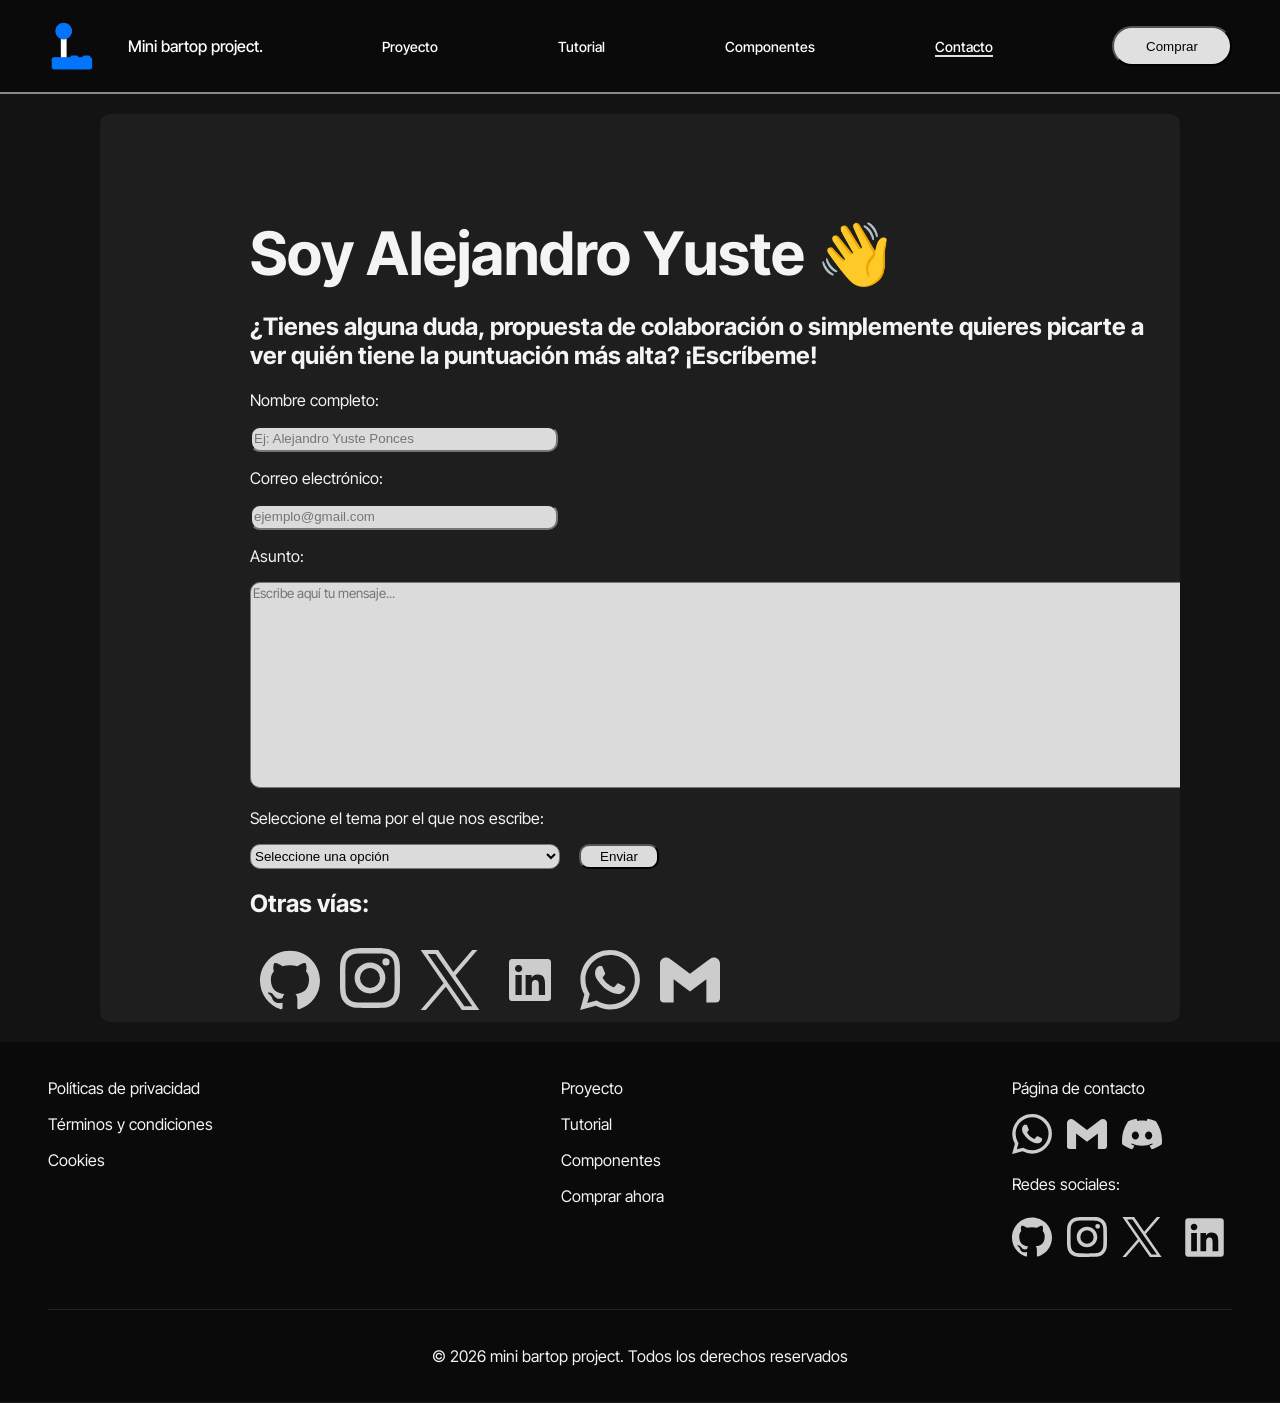
<file: contacto.html>
<!doctype html>
<html lang="en">
  <head>
    <meta charset="UTF-8" />
    <meta name="viewport" content="width=device-width, initial-scale=1.0" />
    <title>Contacto - Create your own bartop arcade</title>
    <link rel="stylesheet" href="styles.css" />
    <link rel="icon" type="image/png" href="../images/logo_arcade.png" />
  </head>
  <body>
    <header>
      <a href="../index.html" class="nav-logo">
        <img src="../images/logo_arcade.png" alt="" width="36" height="36" />
        <p>Mini bartop project.</p>
      </a>
      <nav class="nav-lista">
        <ul>
          <li><a href="pages/proyecto.html">Proyecto</a></li>
          <li><a href="pages/tutorial.html">Tutorial</a></li>
          <li><a href="pages/componentes.html">Componentes</a></li>
          <li>
            <a href="contacto.html" style="border-bottom: solid 2px #e0e0e0"
              >Contacto</a
            >
          </li>
        </ul>
      </nav>
      <div class="btn-nav">
        <a href="pages/comprar.html"><button class="btn-head">Comprar</button></a>
      </div>
    </header>
    <main class="maincontactar">
      <h1>Soy Alejandro Yuste 👋</h1>
      <h2>
        ¿Tienes alguna duda, propuesta de colaboración o simplemente quieres
        picarte a ver quién tiene la puntuación más alta? ¡Escríbeme!
      </h2>
      <form action="#" class="formulario">
        <p>Nombre completo:</p>
        <input
          type="text"
          name="nombrecompleto"
          id="nombrecompleto"
          placeholder="Ej: Alejandro Yuste Ponces"
        />
        <p>Correo electrónico:</p>
        <input
          type="text"
          name="correo"
          id="correo"
          placeholder="ejemplo@gmail.com"
        />
        <p>Asunto:</p>
        <textarea
          name="mensaje"
          id="asunto"
          placeholder="Escribe aquí tu mensaje..."
          rows="6"
        ></textarea>
        <div class="campo-grupo">
          <p>Seleccione el tema por el que nos escribe:</p>
          <select name="seleccionar" id="tema-consulta" required>
            <option value="seleccionar">Seleccione una opción</option>
            <option value="proyecto">
              Propuesta de proyecto / Colaboración
            </option>
            <option value="consulta">Consulta general</option>
            <option value="feedback">Sugerencias o comentarios</option>
          </select>
          <button class="enviar">Enviar</button>
        </div>
      </form>
      <h2>Otras vías:</h2>
      <div class="logoscontactar">
        <a href="https://github.com/Ayuste07" target="_blank">
          <img
            src="iconos/github.svg"
            alt="GitHub"
            class="redesicons iconocontacto"
          />
        </a>

        <a href="https://www.instagram.com/a_yuste07/" target="_blank">
          <img
            src="iconos/instagram.svg"
            alt="Instagram"
            class="iconocontacto"
          />
        </a>

        <a href="https://x.com/srpingu01" target="_blank">
          <img src="iconos/x.svg" alt="X" class="redesicons iconocontacto" />
        </a>

        <a
          href="https://www.linkedin.com/in/alejandro-yuste-20699939a/"
          target="_blank"
        >
          <img
            src="iconos/linkedin-brands-solid-full.svg"
            alt="LinkedIn"
            class="redesicons iconocontacto"
          />
        </a>

        <a href="https://wa.me/652832689" target="_blank">
          <img
            src="iconos/whatsapp.svg"
            alt="Whatsapp"
            class="redesicons iconocontacto"
          />
        </a>

        <a
          href="https://mail.google.com/mail/?view=cm&fs=1&to=alejandro.yuste2007@gmail.com"
          target="_blank"
        >
          <img
            src="iconos/gmail.svg"
            alt="Email"
            class="redesicons iconocontacto"
          />
        </a>
      </div>
    </main>
    <footer>
      <div class="footernav">
        <div class="legal">
          <p>Políticas de privacidad</p>
          <p>Términos y condiciones</p>
          <p>Cookies</p>
        </div>
        <div class="navegar">
          <p style="cursor: pointer">Proyecto</p>
          <p>Tutorial</p>
          <p>Componentes</p>
          <p>Comprar ahora</p>
        </div>
        <div class="contacto">
          <p class="paginacontacto">Página de contacto</p>
          <div class="redesicons">
            <!-- WHATSAPP -->
            <a href="https://wa.me/652832689" target="_blank"
              ><img
                src="../iconos/whatsapp.svg"
                alt="Whatsapp"
                id="icono"
                width="40px"
            /></a>
            <!-- MAIL -->
            <a
              href="https://mail.google.com/mail/?view=cm&fs=1&to=alejandro.yuste2007@gmail.com"
              target="_blank"
            >
              <img
                src="../iconos/gmail.svg"
                alt="Email"
                width="40px"
                id="icono"
              />
            </a>
            <!-- DISCORD -->
            <div style="position: relative">
              <div class="discord-posicion">
                <span id="aviso-copiado" class="mensaje-oculto">¡Copiado!</span>
                <img
                  src="../iconos/discord.svg"
                  onclick="copiarDiscord()"
                  alt="Discord"
                  width="40px"
                  style="cursor: copy"
                  id="icono"
                />
              </div>
            </div>
          </div>
          <p>Redes sociales:</p>
          <div class="redesicons">
            <a href="https://github.com/Ayuste07" target="_blank">
              <img
                src="../iconos/github.svg"
                alt="GitHub"
                width="40px"
                id="icono"
              />
            </a>

            <a href="https://www.instagram.com/a_yuste07/" target="_blank">
              <img
                src="../iconos/instagram.svg"
                alt="Instagram"
                width="40px"
                id="icono"
              />
            </a>

            <a href="https://x.com/srpingu01" target="_blank">
              <img
                src="../iconos/x.svg"
                alt="X (Twitter)"
                width="40px"
                id="icono"
              />
            </a>

            <a
              href="https://www.linkedin.com/in/alejandro-yuste-20699939a/"
              target="_blank"
            >
              <img
                src="../iconos/linkedin-brands-solid-full.svg"
                alt="LinkedIn"
                width="55px"
                id="icono"
              />
            </a>
          </div>
        </div>
      </div>
      <div class="copyright">
        <p>© 2026 mini bartop project. Todos los derechos reservados</p>
      </div>
    </footer>
    <script src="contacto.js"></script>
  </body>
</html>
</file>
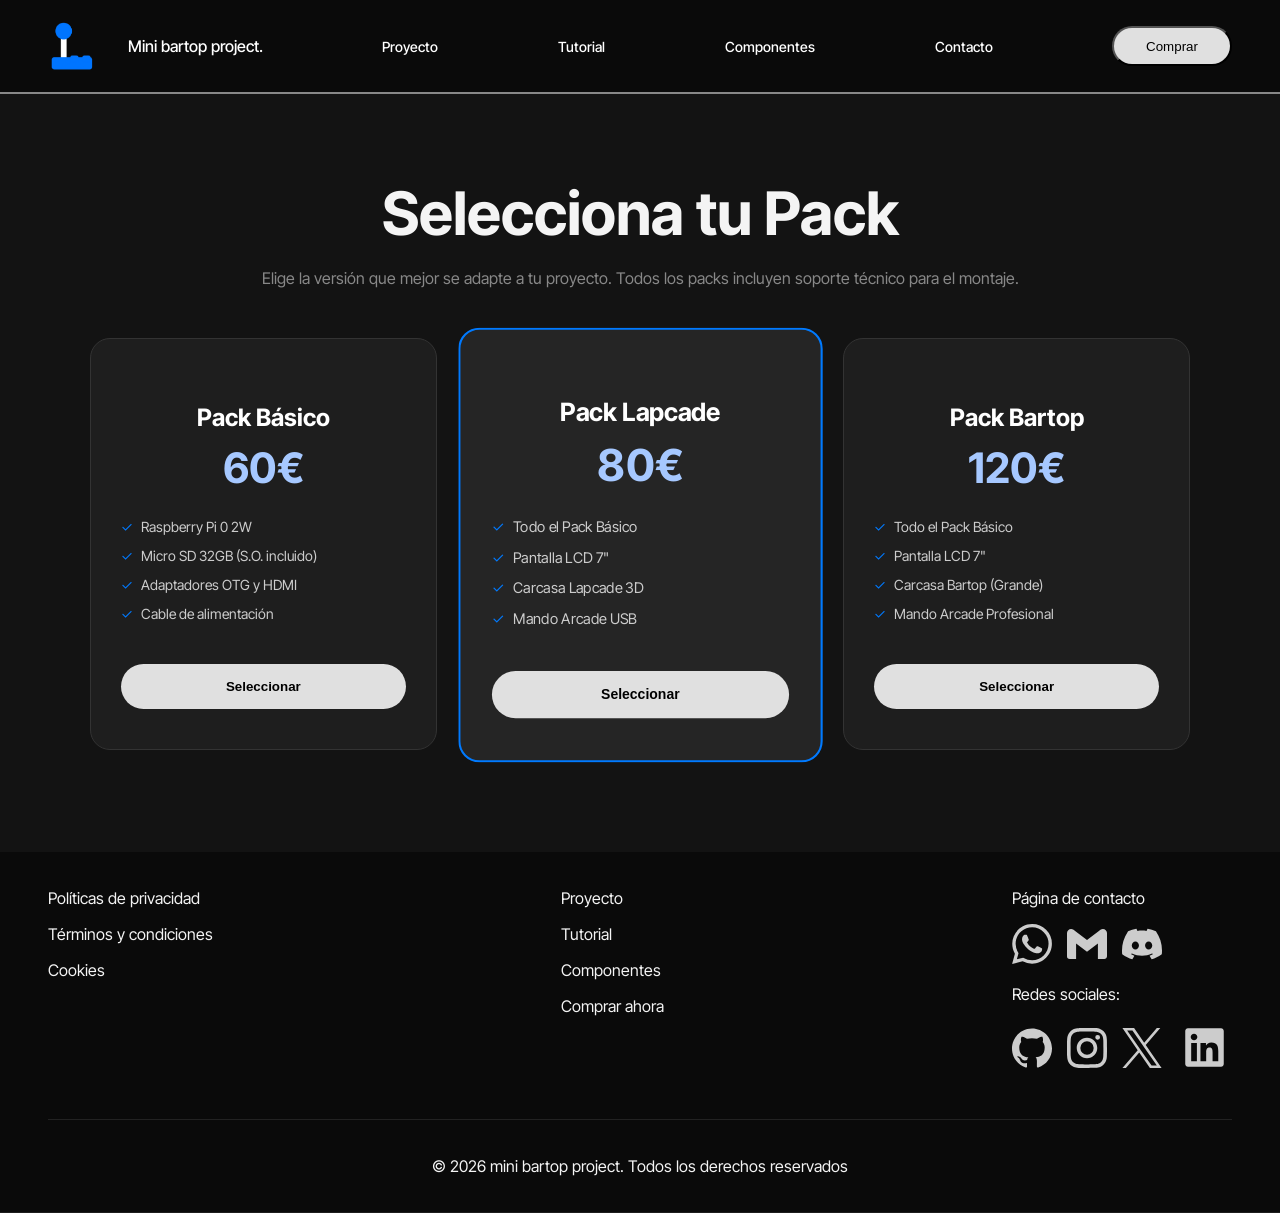
<file: pages/comprar.html>
<!doctype html>
<html lang="en">
  <head>
    <meta charset="UTF-8" />
    <meta name="viewport" content="width=device-width, initial-scale=1.0" />
    <title>Comprar - Create your own bartop arcade</title>
    <link rel="icon" type="image/png" href="../images/logo_arcade.png" />
    <link rel="stylesheet" href="../styles.css" />
  </head>
  <body>
    <header>
      <a href="../index.html" class="nav-logo">
        <img src="../images/logo_arcade.png" alt="" width="36" height="36" />
        <p>Mini bartop project.</p>
      </a>
      <nav class="nav-lista">
        <ul>
          <li>
            <a href="proyecto.html"
              >Proyecto</a
            >
          </li>
          <li><a href="tutorial.html">Tutorial</a></li>
          <li><a href="componentes.html">Componentes</a></li>
          <li><a href="../contacto.html">Contacto</a></li>
        </ul>
      </nav>
      <div class="btn-nav">
        <a href="comprar.html"><button class="btn-head">Comprar</button></a>
      </div>
    </header>
    <div class="contenedor-comprar">
    <h1>Selecciona tu Pack</h1>
    <p class="intro-comprar">Elige la versión que mejor se adapte a tu proyecto. Todos los packs incluyen soporte técnico para el montaje.</p>

    <div class="grid-comprar">
        <div class="tarjeta-compra">
            <h3>Pack Básico</h3>
            <span class="precio">60€</span>
            <ul>
                <li>Raspberry Pi 0 2W</li>
                <li>Micro SD 32GB (S.O. incluido)</li>
                <li>Adaptadores OTG y HDMI</li>
                <li>Cable de alimentación</li>
            </ul>
            <button class="btn-comprar">Seleccionar</button>
        </div>

        <div class="tarjeta-compra destacado">
            <h3>Pack Lapcade</h3>
            <span class="precio">80€</span>
            <ul>
                <li>Todo el Pack Básico</li>
                <li>Pantalla LCD 7"</li>
                <li>Carcasa Lapcade 3D</li>
                <li>Mando Arcade USB</li>
            </ul>
            <button class="btn-comprar">Seleccionar</button>
        </div>

        <div class="tarjeta-compra">
            <h3>Pack Bartop</h3>
            <span class="precio">120€</span>
            <ul>
                <li>Todo el Pack Básico</li>
                <li>Pantalla LCD 7"</li>
                <li>Carcasa Bartop (Grande)</li>
                <li>Mando Arcade Profesional</li>
            </ul>
            <button class="btn-comprar">Seleccionar</button>
        </div>
    </div>
</div>
    <footer>
      <div class="footernav">
        <div class="legal">
          <p>Políticas de privacidad</p>
          <p>Términos y condiciones</p>
          <p>Cookies</p>
        </div>
        <div class="navegar">
          <p style="cursor: pointer">Proyecto</p>
          <p>Tutorial</p>
          <p>Componentes</p>
          <p>Comprar ahora</p>
        </div>
        <div class="contacto">
          <p class="paginacontacto">Página de contacto</p>
          <div class="redesicons">
            <!-- WHATSAPP -->
            <a href="https://wa.me/652832689" target="_blank"
              ><img
                src="../iconos/whatsapp.svg"
                alt="Whatsapp"
                id="icono"
                width="40px"
            /></a>
            <!-- MAIL -->
            <a
              href="https://mail.google.com/mail/?view=cm&fs=1&to=alejandro.yuste2007@gmail.com"
              target="_blank"
            >
              <img
                src="../iconos/gmail.svg"
                alt="Email"
                width="40px"
                id="icono"
              />
            </a>
            <!-- DISCORD -->
            <div style="position: relative">
              <div class="discord-posicion">
                <span id="aviso-copiado" class="mensaje-oculto">¡Copiado!</span>
                <img
                  src="../iconos/discord.svg"
                  onclick="copiarDiscord()"
                  alt="Discord"
                  width="40px"
                  style="cursor: copy"
                  id="icono"
                />
              </div>
            </div>
          </div>
          <p>Redes sociales:</p>
          <div class="redesicons">
            <a href="https://github.com/Ayuste07" target="_blank">
              <img
                src="../iconos/github.svg"
                alt="GitHub"
                width="40px"
                id="icono"
              />
            </a>

            <a href="https://www.instagram.com/a_yuste07/" target="_blank">
              <img
                src="../iconos/instagram.svg"
                alt="Instagram"
                width="40px"
                id="icono"
              />
            </a>

            <a href="https://x.com/srpingu01" target="_blank">
              <img
                src="../iconos/x.svg"
                alt="X (Twitter)"
                width="40px"
                id="icono"
              />
            </a>

            <a
              href="https://www.linkedin.com/in/alejandro-yuste-20699939a/"
              target="_blank"
            >
              <img
                src="../iconos/linkedin-brands-solid-full.svg"
                alt="LinkedIn"
                width="55px"
                id="icono"
              />
            </a>
          </div>
        </div>
      </div>
      <div class="copyright">
        <p>© 2026 mini bartop project. Todos los derechos reservados</p>
      </div>
    </footer>
  </body>
</html>
</file>
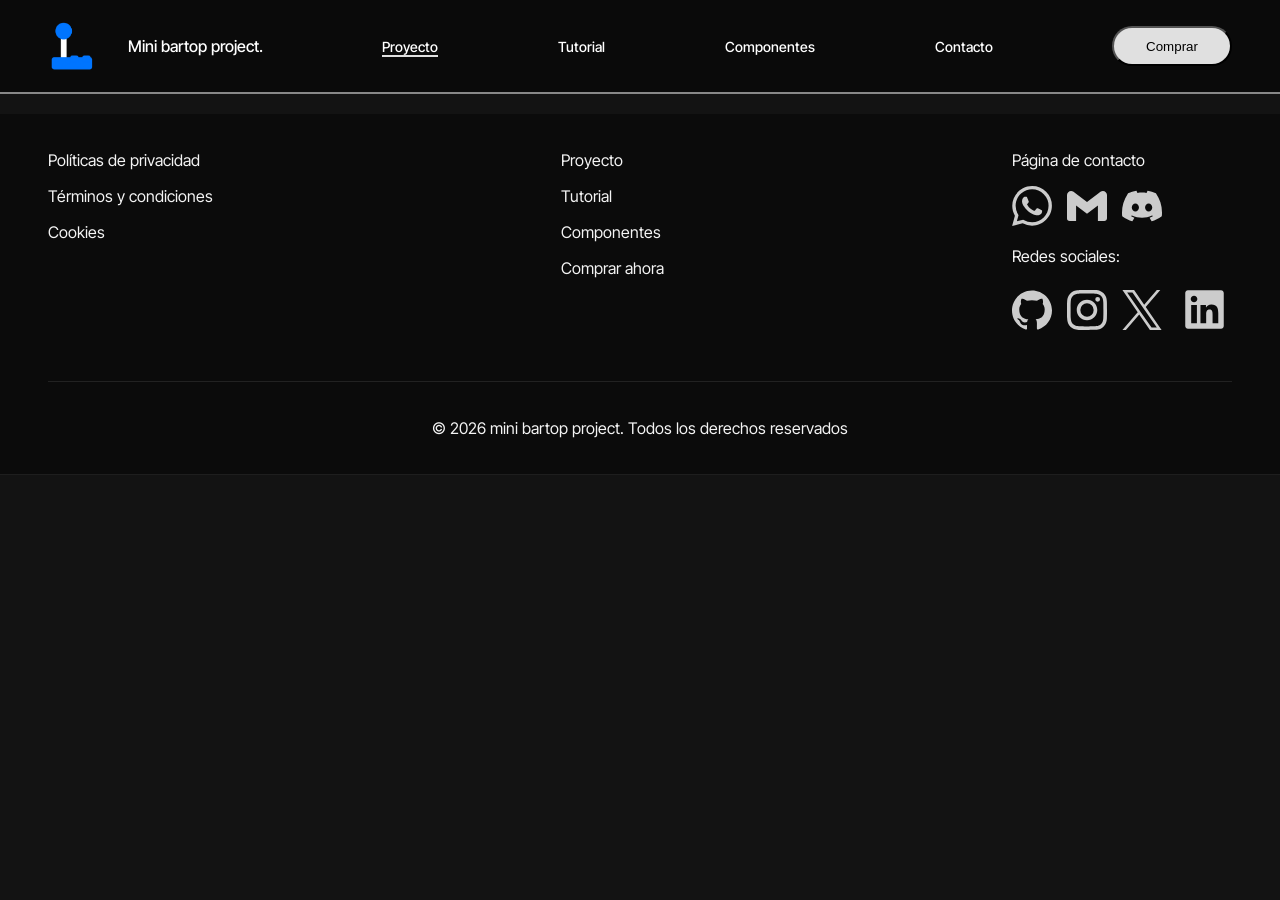
<file: pages/proyecto.html>
<!DOCTYPE html>
<html lang="en">
<head>
    <meta charset="UTF-8">
    <meta name="viewport" content="width=device-width, initial-scale=1.0">
    <title>Proyecto - Create your own bartop arcade</title>
    <link rel="icon" type="image/png" href="../images/logo_arcade.png" />
    <link rel="stylesheet" href="../styles.css">
</head>
<body>
    <header>
      <a href="index.html" class="nav-logo">
        <img src="../images/logo_arcade.png" alt="" width="36" height="36" />
        <p>Mini bartop project.</p>
      </a>
      <nav class="nav-lista">
        <ul>
          <li><a href="proyecto.html" style="border-bottom: solid 2px #E0E0E0;">Proyecto</a></li>
          <li><a href="tutorial.html">Tutorial</a></li>
          <li><a href="componentes.html">Componentes</a></li>
          <li><a href="../contacto.html">Contacto</a></li>
        </ul>
      </nav>
      <div class="btn-nav">
        <button class="btn-head">Comprar</button>
      </div>
    </header>



     <footer>
      <div class="footernav">
        <div class="legal">
          <p>Políticas de privacidad</p>
          <p>Términos y condiciones</p>
          <p>Cookies</p>
        </div>
        <div class="navegar">
          <p style="cursor: pointer">Proyecto</p>
          <p>Tutorial</p>
          <p>Componentes</p>
          <p>Comprar ahora</p>
        </div>
        <div class="contacto">
          <p class="paginacontacto">Página de contacto</p>
          <div class="redesicons">
            <!-- WHATSAPP -->
            <a href="https://wa.me/652832689" target="_blank"
              ><img
                src="../iconos/whatsapp.svg"
                alt="Whatsapp"
                id="icono"
                width="40px"
            /></a>
            <!-- MAIL -->
            <a
              href="https://mail.google.com/mail/?view=cm&fs=1&to=alejandro.yuste2007@gmail.com"
              target="_blank"
            >
              <img
                src="../iconos/gmail.svg"
                alt="Email"
                width="40px"
                id="icono"
              />
            </a>
            <!-- DISCORD -->
            <div style="position: relative">
              <div class="discord-posicion">
                <span id="aviso-copiado" class="mensaje-oculto">¡Copiado!</span>
                <img
                  src="../iconos/discord.svg"
                  onclick="copiarDiscord()"
                  alt="Discord"
                  width="40px"
                  style="cursor: copy"
                  id="icono"
                />
              </div>
            </div>
          </div>
          <p>Redes sociales:</p>
          <div class="redesicons">
            <a href="https://github.com/Ayuste07" target="_blank">
              <img
                src="../iconos/github.svg"
                alt="GitHub"
                width="40px"
                id="icono"
              />
            </a>

            <a href="https://www.instagram.com/a_yuste07/" target="_blank">
              <img
                src="../iconos/instagram.svg"
                alt="Instagram"
                width="40px"
                id="icono"
              />
            </a>

            <a href="https://x.com/srpingu01" target="_blank">
              <img
                src="../iconos/x.svg"
                alt="X (Twitter)"
                width="40px"
                id="icono"
              />
            </a>

            <a
              href="https://www.linkedin.com/in/alejandro-yuste-20699939a/"
              target="_blank"
            >
              <img
                src="../iconos/linkedin-brands-solid-full.svg"
                alt="LinkedIn"
                width="55px"
                id="icono"
              />
            </a>
          </div>
        </div>
      </div>
      <div class="copyright">
        <p>© 2026 mini bartop project. Todos los derechos reservados</p>
      </div>
    </footer>
</body>
</html>
</file>
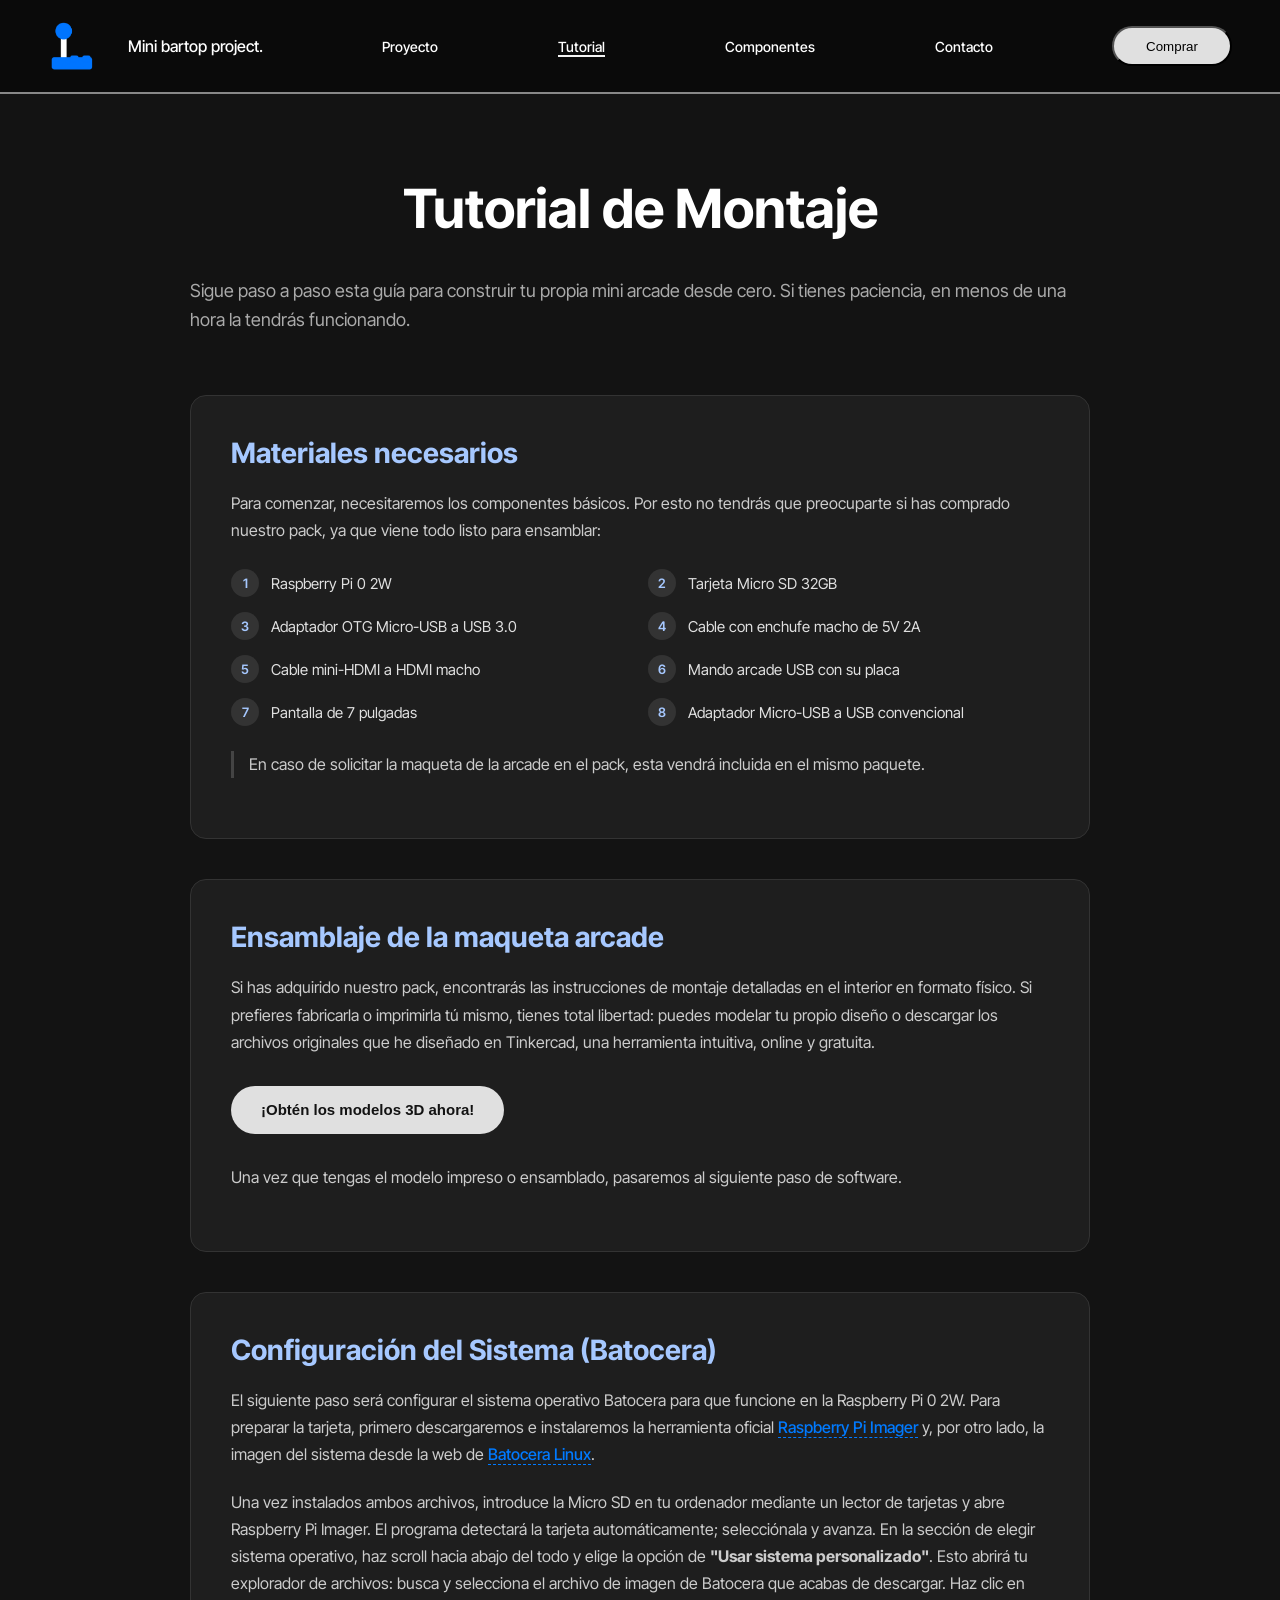
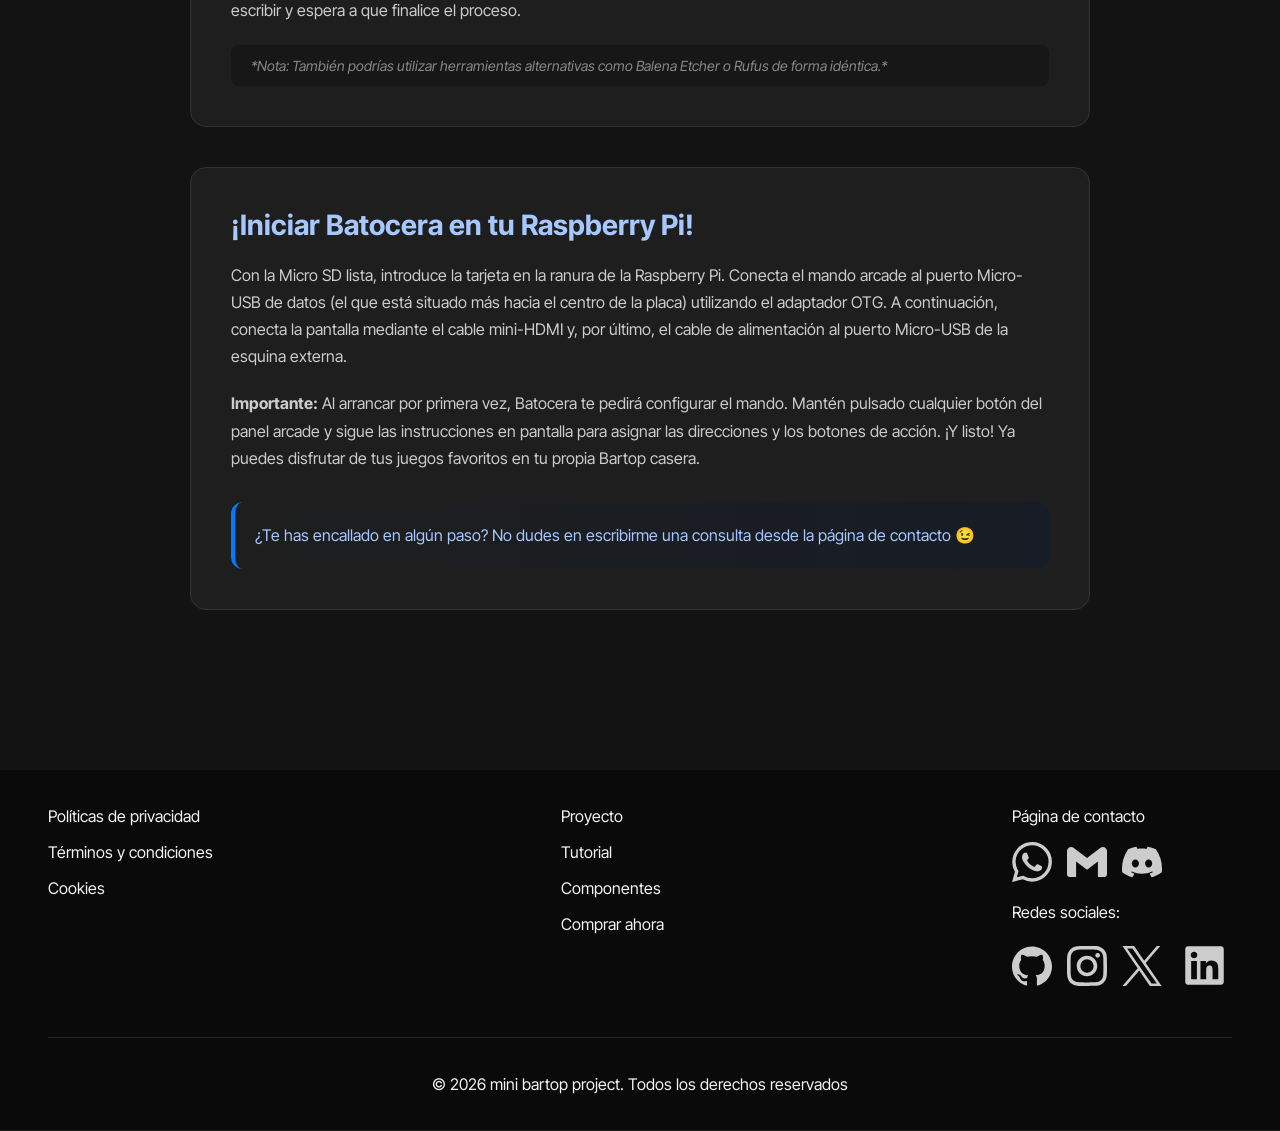
<file: pages/tutorial.html>
<!doctype html>
<html lang="en">
  <head>
    <meta charset="UTF-8" />
    <meta name="viewport" content="width=device-width, initial-scale=1.0" />
    <title>Tutorial - Create your own bartop arcade</title>
    <link rel="icon" type="image/png" href="../images/logo_arcade.png" />
    <link rel="stylesheet" href="../styles.css" />
  </head>
  <body>
    <header>
      <a href="../index.html" class="nav-logo">
        <img src="../images/logo_arcade.png" alt="" width="36" height="36" />
        <p>Mini bartop project.</p>
      </a>
      <nav class="nav-lista">
        <ul>
          <li><a href="proyecto.html">Proyecto</a></li>
          <li><a href="tutorial.html" style="border-bottom: solid 2px #F4F4F4;">Tutorial</a></li>
          <li><a href="componentes.html">Componentes</a></li>
          <li><a href="../contacto.html">Contacto</a></li>
        </ul>
      </nav>
      <div class="btn-nav">
        <a href="comprar.html"><button class="btn-head">Comprar</button></a>
      </div>
    </header>
    <div class="contenedor-tutorial"> 
      
      <h1>Tutorial de Montaje</h1>
      <p class="intro-tutorial">Sigue paso a paso esta guía para construir tu propia mini arcade desde cero. Si tienes paciencia, en menos de una hora la tendrás funcionando.</p>

      <div class="seccion-tutorial">
        <h2>Materiales necesarios</h2>
        <p>Para comenzar, necesitaremos los componentes básicos. Por esto no tendrás que preocuparte si has comprado nuestro pack, ya que viene todo listo para ensamblar:</p>
        
        <ol class="lista-materiales">
          <li><span>1</span> Raspberry Pi 0 2W</li>
          <li><span>2</span> Tarjeta Micro SD 32GB</li>
          <li><span>3</span> Adaptador OTG Micro-USB a USB 3.0</li>
          <li><span>4</span> Cable con enchufe macho de 5V 2A</li>
          <li><span>5</span> Cable mini-HDMI a HDMI macho</li>
          <li><span>6</span> Mando arcade USB con su placa</li>
          <li><span>7</span> Pantalla de 7 pulgadas</li>
          <li><span>8</span> Adaptador Micro-USB a USB convencional</li>
        </ol>
        <p class="nota-pack">En caso de solicitar la maqueta de la arcade en el pack, esta vendrá incluida en el mismo paquete.</p>
      </div>

      <div class="seccion-tutorial">
        <h2>Ensamblaje de la maqueta arcade</h2>
        <p>Si has adquirido nuestro pack, encontrarás las instrucciones de montaje detalladas en el interior en formato físico. Si prefieres fabricarla o imprimirla tú mismo, tienes total libertad: puedes modelar tu propio diseño o descargar los archivos originales que he diseñado en Tinkercad, una herramienta intuitiva, online y gratuita.</p>
        <div class="contenedor-boton">
          <a href="https://www.tinkercad.com/things/8owz8zkKwvk-mini-arcade-proyecto-final?sharecode=hhxvAYU2Ky7jfgcY-TJcSs0vsj_WxZsS0fbWr3sKvVE" target="_blank">
            <button class="btn-tutorial">¡Obtén los modelos 3D ahora!</button>
          </a>
        </div>
        <p>Una vez que tengas el modelo impreso o ensamblado, pasaremos al siguiente paso de software.</p>
      </div>

      <div class="seccion-tutorial">
        <h2>Configuración del Sistema (Batocera)</h2>
        <p>
          El siguiente paso será configurar el sistema operativo Batocera para que funcione en la Raspberry Pi 0 2W. Para preparar la tarjeta, primero descargaremos e instalaremos la herramienta oficial <a href="https://www.raspberrypi.com/software/" target="_blank" class="enlace-tutorial">Raspberry Pi Imager</a> y, por otro lado, la imagen del sistema desde la web de <a href="https://batocera.org/download" target="_blank" class="enlace-tutorial">Batocera Linux</a>.
        </p>
        <p>
          Una vez instalados ambos archivos, introduce la Micro SD en tu ordenador mediante un lector de tarjetas y abre Raspberry Pi Imager. El programa detectará la tarjeta automáticamente; selecciónala y avanza. En la sección de elegir sistema operativo, haz scroll hacia abajo del todo y elige la opción de <strong>"Usar sistema personalizado"</strong>. Esto abrirá tu explorador de archivos: busca y selecciona el archivo de imagen de Batocera que acabas de descargar. Haz clic en escribir y espera a que finalice el proceso.
        </p>
        <blockquote>*Nota: También podrías utilizar herramientas alternativas como Balena Etcher o Rufus de forma idéntica.*</blockquote>
      </div>

      <div class="seccion-tutorial animate-final">
        <h2>¡Iniciar Batocera en tu Raspberry Pi!</h2>
        <p>Con la Micro SD lista, introduce la tarjeta en la ranura de la Raspberry Pi. Conecta el mando arcade al puerto Micro-USB de datos (el que está situado más hacia el centro de la placa) utilizando el adaptador OTG. A continuación, conecta la pantalla mediante el cable mini-HDMI y, por último, el cable de alimentación al puerto Micro-USB de la esquina externa.</p>
        <p><strong>Importante:</strong> Al arrancar por primera vez, Batocera te pedirá configurar el mando. Mantén pulsado cualquier botón del panel arcade y sigue las instrucciones en pantalla para asignar las direcciones y los botones de acción. ¡Y listo! Ya puedes disfrutar de tus juegos favoritos en tu propia Bartop casera.</p>
        
        <div class="contacto-ayuda">
          <p>¿Te has encallado en algún paso? No dudes en escribirme una consulta desde la página de contacto 😉</p>
        </div>
      </div>

    </div>

    <footer>
      <div class="footernav">
        <div class="legal">
          <p>Políticas de privacidad</p>
          <p>Términos y condiciones</p>
          <p>Cookies</p>
        </div>
        <div class="navegar">
          <p style="cursor: pointer">Proyecto</p>
          <p>Tutorial</p>
          <p>Componentes</p>
          <p>Comprar ahora</p>
        </div>
        <div class="contacto">
          <p class="paginacontacto">Página de contacto</p>
          <div class="redesicons">
            <!-- WHATSAPP -->
            <a href="https://wa.me/652832689" target="_blank"
              ><img
                src="../iconos/whatsapp.svg"
                alt="Whatsapp"
                id="icono"
                width="40px"
            /></a>
            <!-- MAIL -->
            <a
              href="https://mail.google.com/mail/?view=cm&fs=1&to=alejandro.yuste2007@gmail.com"
              target="_blank"
            >
              <img
                src="../iconos/gmail.svg"
                alt="Email"
                width="40px"
                id="icono"
              />
            </a>
            <!-- DISCORD -->
            <div style="position: relative">
              <div class="discord-posicion">
                <span id="aviso-copiado" class="mensaje-oculto">¡Copiado!</span>
                <img
                  src="../iconos/discord.svg"
                  onclick="copiarDiscord()"
                  alt="Discord"
                  width="40px"
                  style="cursor: copy"
                  id="icono"
                />
              </div>
            </div>
          </div>
          <p>Redes sociales:</p>
          <div class="redesicons">
            <a href="https://github.com/Ayuste07" target="_blank">
              <img
                src="../iconos/github.svg"
                alt="GitHub"
                width="40px"
                id="icono"
              />
            </a>

            <a href="https://www.instagram.com/a_yuste07/" target="_blank">
              <img
                src="../iconos/instagram.svg"
                alt="Instagram"
                width="40px"
                id="icono"
              />
            </a>

            <a href="https://x.com/srpingu01" target="_blank">
              <img
                src="../iconos/x.svg"
                alt="X (Twitter)"
                width="40px"
                id="icono"
              />
            </a>

            <a
              href="https://www.linkedin.com/in/alejandro-yuste-20699939a/"
              target="_blank"
            >
              <img
                src="../iconos/linkedin-brands-solid-full.svg"
                alt="LinkedIn"
                width="55px"
                id="icono"
              />
            </a>
          </div>
        </div>
      </div>
      <div class="copyright">
        <p>© 2026 mini bartop project. Todos los derechos reservados</p>
      </div>
    </footer>
  </body>
</html>
</file>
<file: styles.css>
@import url("https://fonts.googleapis.com/css2?family=Inter+Tight:wght@400;500;600;700&display=swap");
body {
  margin: 0;
  padding: 0;
  background-color: #131313;
  font-family: "Inter Tight", sans-serif;
  color: #f4f4f4;
}
a {
  text-decoration: none;
}
h1 {
  font-size: 60px;
  margin: 0;
  line-height: 1.3;
}

header {
  display: flex;
  justify-content: space-between;
  position: sticky;
  padding: 20px 48px;
  border-bottom: 1px solid #1e1e1e;
  background-color: rgba(10, 10, 10, 0.85);
  backdrop-filter: blur(12px);
  -webkit-backdrop-filter: blur(12px);
  top: 0;
  border-bottom: solid 2px #888888;
}

.btn-head {
  height: 40px;
  width: 120px;
  background-color: #e0e0e0;
  border-radius: 30px;
  transition: 0.3s;
  cursor: pointer;
}
.btn-head:hover{
  opacity: 0.8;
  transform: translateY(-1px);
}
.nav-logo {
  display: flex;
  align-items: center;
}

.nav-logo img {
  width: 50px;
  height: 50px;
  border-radius: 8px;
  object-fit: contain;
}

.nav-logo p {
  padding-left: 30px;
  color: white;
  font-weight: 500;
}

.nav-lista {
  flex: 1;
  display: flex;
  justify-content: center;
}

.nav-lista ul {
  display: flex;
  align-items: center;
  gap: 120px;
  list-style: none;
  margin: 0;
  padding: 0;
}

.nav-lista li {
  font-size: 14px;
  font-weight: 500;
  transition: 0.3s;
}
.nav-lista a {
  color: white;
  text-decoration: none;
}
.nav-lista li:hover {
  opacity: 0.8;
  transform: translateY(-1px);
}

.btn-nav {
  display: flex;
  align-items: center;
}

.main {
  margin: 0px 100px;
  padding-top: 100px;
  border-radius: 10px;
  padding-left: 150px;
  display: flex;
  align-items: center;
  min-height: 80vh;
  overflow: hidden;
  background: radial-gradient(
    circle at var(--x, 60%) var(--y, 50%),
    rgba(0, 122, 255, 0.25) 0%,
    #131313 70%
  );
  transition: background 0.15s ease-out;
}
.main-text {
  flex: 1;
}
.main-text h1 {
  font-size: 115px;
}

.main-img {
  flex: 1;
  display: flex;
  justify-content: center;
  align-items: center;
}
.siempre {
  color: #a6c8ff;
  cursor: default;
  transition: text-shadow 0.8s ease;
}
.siempre:hover {
  text-shadow:
    0 0 15px #007aff,
    0 0 35px #007aff;
}

#canvas-arcade {
  width: 500px;
  height: 700px;
  display: block;
}

.main-2 {
  padding-top: 200px;
  display: grid;
  grid-template-columns: repeat(3, 1fr);
  margin-left: 400px;
  margin-right: 400px;
}

.btn-main {
  height: 55px;
  width: 125px;
  font-weight: 400;
  background-color: #e0e0e0;
  cursor: pointer;
  border-radius: 30px;
  transition: 0.3s;
}
.btn-main2 {
  margin-left: 20px;
  color: whitesmoke;
  background-color: #3a3a3a8a;
}
.btn-main:hover {
  transform: scale(1.1);
  box-shadow: 0 15px 20px rgba(0, 0, 0, 3);
  /* 
0 horizontal
10 vertical
30 difuminado
rgba (color), (transpariencia) */
}

.info {
  border: solid 1px #444;
  padding: 10px;
}

footer {
  position: sticky;
  padding: 20px 48px;
  border-bottom: 1px solid #1e1e1e;
  background-color: rgba(10, 10, 10, 0.85);
  top: 0;
  margin-top: 20px;
}
.footernav {
  display: flex;
  justify-content: space-between;
}
.legal p {
  cursor: pointer;
  transition: 0.3s;
}
.legal p:hover {
  opacity: 0.8;
  transform: translateY(-1px);
}
.navegar p {
  cursor: pointer;
  transition: 0.3s;
}
.navegar p:hover {
  opacity: 0.8;
  transform: translateY(-1px);
}
.paginacontacto {
  cursor: pointer;
  transition: 0.3s;
}
.paginacontacto:hover {
  opacity: 0.8;
  transform: translateY(-1px);
}
.redesicons {
  display: flex;
  align-items: center;
  gap: 15px;
  filter: invert(0.8);
}
#icono {
  cursor: pointer;
  transition: 0.3s;
}
#icono:hover {
  opacity: 0.8;
  transform: translateY(-1px);
}

.copyright {
  border-top: 1px solid #222;
  padding-top: 20px;
  margin-top: 40px;
  display: flex;
  justify-content: center;
}

/* mensaje copiar portapapeles discord */
.discord-posicion {
  position: relative;
  display: inline-block;
}

.mensaje-oculto {
  display: none; 
  position: absolute;
  top: -30px;    
  left: 50%;
  transform: translateX(-50%);
  background-color: #333;
  color: white;
  padding: 4px 8px;
  border-radius: 4px;
  font-size: 12px;
  white-space: nowrap;
}
.mostrar {
  display: block;
}



.maincontactar{
  margin: 20px 100px;
  padding-top: 100px;
  border-radius: 10px;
  padding-left: 150px;
  min-height: 70vh;
  overflow: hidden;
  background-color: #1e1e1e;
}
.formulario input{
  background-color: #dbdbdb;
  border-radius: 10px;
  height: 20px;
  width: 300px;
}

#tema-consulta{
  background-color: #dbdbdb;
  border-radius: 10px;
  height: 25px;
  width: 310px;
}
#asunto{
  font-family: "Inter Tight", sans-serif;
  color: #1a1a1a;
  height: 200px;
  width: 1460px;
  border-radius: 10px;
  background-color: #dbdbdb;
}
.enviar{
  margin-left: 15px;
  background-color: #dbdbdb;
  border-radius: 10px;
  height: 25px;
  width: 80px;
}

.iconocontacto{
  width: 60px;
  height: 60px;
  padding: 10px;
  transition: 0.3s;
  filter: invert(0.8);
}
.iconocontacto:hover{
  opacity: 0.8;
  transform: translateY(-1px);
}
.logoscontactar{
  display: flex;
  align-items: center;
}

.maintutorial p{
  padding: 20px;
}

.versiones img{
  height: 350px;
  width: 400px;
  display: flex;
}
.foto-bartop{
  padding-bottom: 30px;
}

.contenedor-componentes {
  margin-left: 100px;
  margin-right: 100px;
  padding-top: 50px;
  text-align: center;
}

.titulo-componentes h1 {
  font-size: 80px;
  margin-bottom: 20px;
}

.caja-grid {
  display: grid;
  grid-template-columns: 1fr 1fr 1fr;
  gap: 20px;
  margin-top: 50px;
}

.tarjeta {
  background-color: #1e1e1e;
  border: solid 1px #444;
  padding: 30px;
  border-radius: 15px;
  transition: 0.3s;
}

.tarjeta:hover {
  border-color: #007aff;
  transform: translateY(-5px);
}

.tarjeta img {
  margin-bottom: 15px;
}

.tarjeta h3 {
  color: #a6c8ff;
  margin-bottom: 10px;
}

.tarjeta p {
  font-size: 14px;
  color: #cccccc;
}


.contenedor-proyecto {
  margin-left: 100px;
  margin-right: 100px;
  padding-top: 80px;
  padding-bottom: 80px;
}

.introduccion-proyecto {
  max-width: 800px;
  margin-bottom: 80px;
}

.introduccion-proyecto p {
  font-size: 18px;
  line-height: 1.6;
  color: #cccccc;
  margin-top: 20px;
}

.bloque-modelo {
  background-color: #1e1e1e;
  border: solid 1px #444;
  border-radius: 15px;
  padding: 40px;
  margin-bottom: 50px;
}

.bloque-modelo h2 {
  font-size: 36px;
  color: #a6c8ff;
  margin: 0 0 15px 0;
}

.bloque-modelo p {
  font-size: 16px;
  color: #cccccc;
  line-height: 1.5;
  margin-bottom: 30px;
  max-width: 700px;
}

.bloque-modelo img {
  width: 400px;

}

.contenedor-tutorial {
  margin-left: 100px;
  margin-right: 100px;
  padding-top: 80px;
  padding-bottom: 100px;
  max-width: 900px;
}

.contenedor-tutorial h1 {
  font-size: 54px;
  color: #ffffff;
  margin-bottom: 15px;
}

.intro-tutorial {
  font-size: 18px;
  color: #aaaaaa;
  line-height: 1.6;
  margin-bottom: 60px;
}

.seccion-tutorial {
  background-color: #1e1e1e;
  border: 1px solid #333333;
  border-radius: 16px;
  padding: 40px;
  margin-bottom: 40px;
}

.seccion-tutorial h2 {
  font-size: 28px;
  color: #a6c8ff;
  margin-top: 0;
  margin-bottom: 20px;
}

.seccion-tutorial p {
  font-size: 16px;
  color: #cccccc;
  line-height: 1.7;
  margin-bottom: 20px;
}

.enlace-tutorial {
  color: #007aff;
  text-decoration: none;
  font-weight: 500;
  border-bottom: 1px dashed #007aff;
  transition: 0.2s;
}

.enlace-tutorial:hover {
  color: #a6c8ff;
  border-bottom-style: solid;
}

.lista-materiales {
  list-style: none;
  padding: 0;
  margin: 25px 0;
  display: grid;
  grid-template-columns: 1fr 1fr;
  gap: 15px;
}

.lista-materiales li {
  display: flex;
  align-items: center;
  color: #e0e0e0;
  font-size: 15px;
}

.lista-materiales li span {
  background-color: #333333;
  color: #a6c8ff;
  font-weight: 600;
  width: 28px;
  height: 28px;
  border-radius: 50%;
  display: flex;
  align-items: center;
  justify-content: center;
  margin-right: 12px;
  font-size: 13px;
}

.nota-pack {
  font-size: 14px;
  color: #888888;
  border-left: 3px solid #444;
  padding-left: 15px;
  margin-top: 25px;
}

.contenedor-boton {
  margin: 30px 0;
}

.btn-tutorial {
  height: 48px;
  padding: 0 30px;
  background-color: #e0e0e0;
  color: #131313;
  border: none;
  border-radius: 30px;
  font-weight: 600;
  font-size: 15px;
  cursor: pointer;
  transition: 0.3s ease;
}

.btn-tutorial:hover {
  background-color: #ffffff;
  transform: translateY(-2px);
  box-shadow: 0 8px 20px rgba(0, 122, 255, 0.2);
}

.seccion-tutorial blockquote {
  margin: 20px 0 0 0;
  padding: 12px 20px;
  background-color: #171717;
  border-radius: 8px;
  color: #888888;
  font-style: italic;
  font-size: 14px;
}

.contacto-ayuda {
  margin-top: 30px;
  background: linear-gradient(90deg, #1e1e1e, #171d26);
  padding: 20px;
  border-radius: 12px;
  border-left: 4px solid #007aff;
}

.contacto-ayuda p {
  margin: 0;
  color: #a6c8ff;
}
.contenedor-proyecto, 
.contenedor-tutorial, 
.contenedor-componentes{
  display: flex;
  flex-direction: column;
  align-items: center;
  margin: 0 auto;
} /* 67 */


.contenedor-comprar {
    max-width: 1100px;
    margin: 0 auto;
    padding: 80px 20px;
    text-align: center;
}

.intro-comprar {
    color: #888;
    margin-bottom: 50px;
}

.grid-comprar {
    display: grid;
    grid-template-columns: repeat(3, 1fr);
    gap: 30px;
    align-items: start;
}

.tarjeta-compra {
    background-color: #1e1e1e;
    border: 1px solid #333;
    padding: 40px 30px;
    border-radius: 20px;
    transition: 0.3s;
    position: relative;
    display: flex;
    flex-direction: column;
}

.tarjeta-compra:hover {
    border-color: #444;
    transform: translateY(-5px);
}

.tarjeta-compra.destacado {
    border: 2px solid #007aff;
    transform: scale(1.05);
    background-color: #252525;
}

.tarjeta-compra.destacado:hover {
    transform: scale(1.07);
}

.tarjeta-compra h3 {
    font-size: 24px;
    margin-bottom: 10px;
    color: #fff;
}

.precio {
    font-size: 42px;
    font-weight: 700;
    color: #a6c8ff;
    margin-bottom: 25px;
    display: block;
}

.tarjeta-compra ul {
    list-style: none;
    padding: 0;
    margin: 0 0 30px 0;
    text-align: left;
    flex-grow: 1;
}

.tarjeta-compra li {
    color: #ccc;
    font-size: 14px;
    margin-bottom: 12px;
    padding-left: 20px;
    position: relative;
}

.tarjeta-compra li::before {
    content: "✓";
    position: absolute;
    left: 0;
    color: #007aff;
}

.btn-comprar {
    background-color: #e0e0e0;
    border: none;
    padding: 15px;
    border-radius: 30px;
    font-weight: 600;
    cursor: pointer;
    transition: 0.3s;
}

.btn-comprar:hover {
    background-color: #fff;
    box-shadow: 0 5px 15px rgba(0, 122, 255, 0.3);
}
</file>
